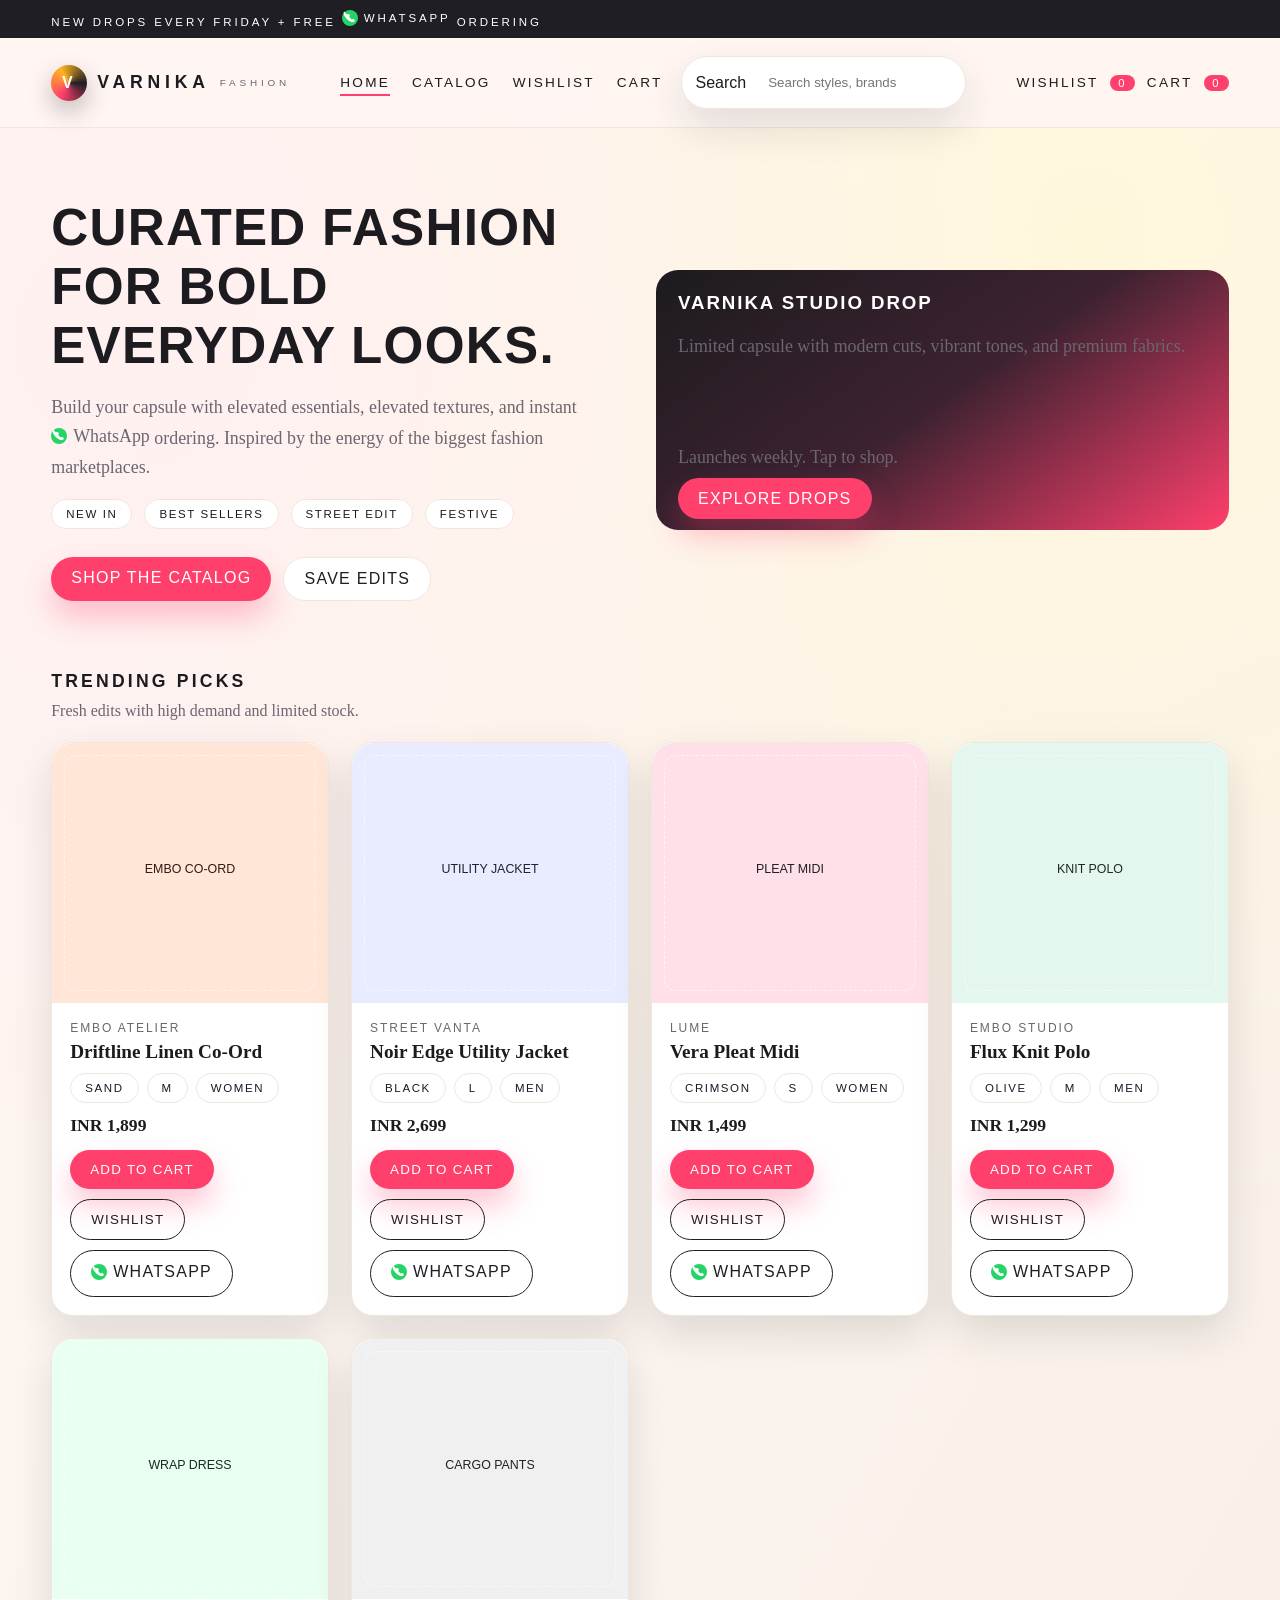
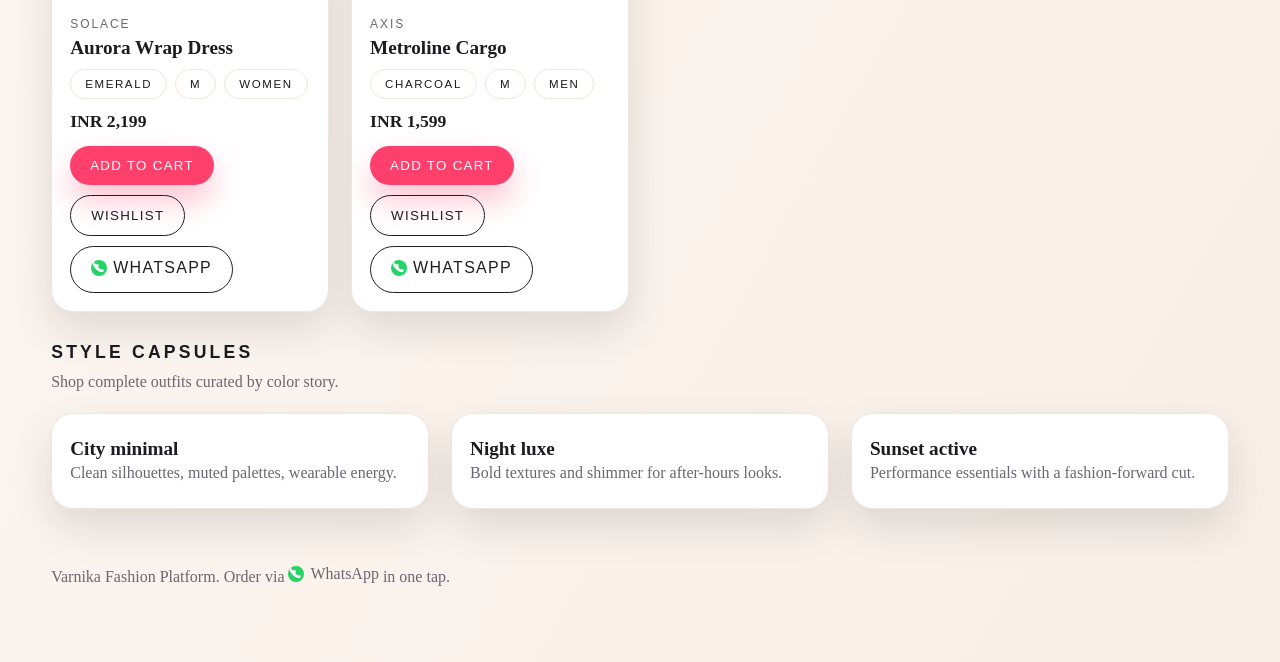
<file: docs/index.html>
<!DOCTYPE html>
<html lang="en">
  <head>
    <meta charset="UTF-8" />
    <meta name="viewport" content="width=device-width, initial-scale=1.0" />
    <title>Varnika Fashion | Fashion Edit</title>
    <link rel="stylesheet" href="css/styles.css?v=20260520-2" />
  </head>
  <body>
    <div class="promo-bar">
      <div class="container">New drops every Friday + free <span class="wa-inline">WhatsApp</span> ordering</div>
    </div>
    <header>
      <div class="container navbar">
        <a class="logo" href="./">
          <span class="logo-mark">V</span>
          <span class="logo-text">Varnika</span>
          <span class="logo-sub">Fashion</span>
        </a>
        <div class="nav-center">
          <nav class="nav-links">
            <a class="nav-link active" href="./">Home</a>
            <a class="nav-link" href="catalog.html">Catalog</a>
            <a class="nav-link" href="wishlist.html">Wishlist</a>
            <a class="nav-link" href="cart.html">Cart</a>
          </nav>
          <div class="search-bar">
            <span>Search</span>
            <input type="text" placeholder="Search styles, brands" />
          </div>
        </div>
        <div class="nav-actions">
          <a class="nav-link" href="wishlist.html">Wishlist <span id="wishlist-count" class="badge">0</span></a>
          <a class="nav-link" href="cart.html">Cart <span id="cart-count" class="badge">0</span></a>
        </div>
      </div>
    </header>

    <main class="container">
      <section class="hero">
        <div class="reveal">
          <h1>Curated fashion for bold everyday looks.</h1>
          <p>
            Build your capsule with elevated essentials, elevated textures, and instant
            <span class="wa-inline">WhatsApp</span> ordering. Inspired by the energy of the biggest fashion marketplaces.
          </p>
          <div class="chip-list">
            <span class="chip">New In</span>
            <span class="chip">Best Sellers</span>
            <span class="chip">Street Edit</span>
            <span class="chip">Festive</span>
          </div>
          <div style="display: flex; gap: 12px; margin-top: 16px; flex-wrap: wrap;">
            <a class="button primary" href="catalog.html">Shop the catalog</a>
            <a class="button ghost" href="wishlist.html">Save edits</a>
          </div>
        </div>
        <div class="hero-media reveal delay-2">
          <div>
            <h3>Varnika Studio Drop</h3>
            <p>Limited capsule with modern cuts, vibrant tones, and premium fabrics.</p>
          </div>
          <div>
            <p>Launches weekly. Tap to shop.</p>
            <a class="button primary" href="catalog.html">Explore drops</a>
          </div>
        </div>
      </section>

      <section>
        <h2 class="section-title">Trending picks</h2>
        <p class="section-subtitle">Fresh edits with high demand and limited stock.</p>
        <div id="home-products" class="grid"></div>
      </section>

      <section>
        <h2 class="section-title">Style capsules</h2>
        <p class="section-subtitle">Shop complete outfits curated by color story.</p>
        <div class="grid">
          <div class="card reveal">
            <div class="media"></div>
            <h3>City minimal</h3>
            <p>Clean silhouettes, muted palettes, wearable energy.</p>
          </div>
          <div class="card reveal delay-1">
            <div class="media"></div>
            <h3>Night luxe</h3>
            <p>Bold textures and shimmer for after-hours looks.</p>
          </div>
          <div class="card reveal delay-2">
            <div class="media"></div>
            <h3>Sunset active</h3>
            <p>Performance essentials with a fashion-forward cut.</p>
          </div>
        </div>
      </section>
    </main>

    <footer class="footer container">
      <p>Varnika Fashion Platform. Order via <span class="wa-inline">WhatsApp</span> in one tap.</p>
    </footer>

    <script src="js/config.js?v=20260520-2"></script>
    <script src="js/store.js?v=20260520-2"></script>
    <script src="js/ui.js?v=20260520-2"></script>
    <script src="js/home.js?v=20260520-2"></script>
  </body>
</html>
</file>
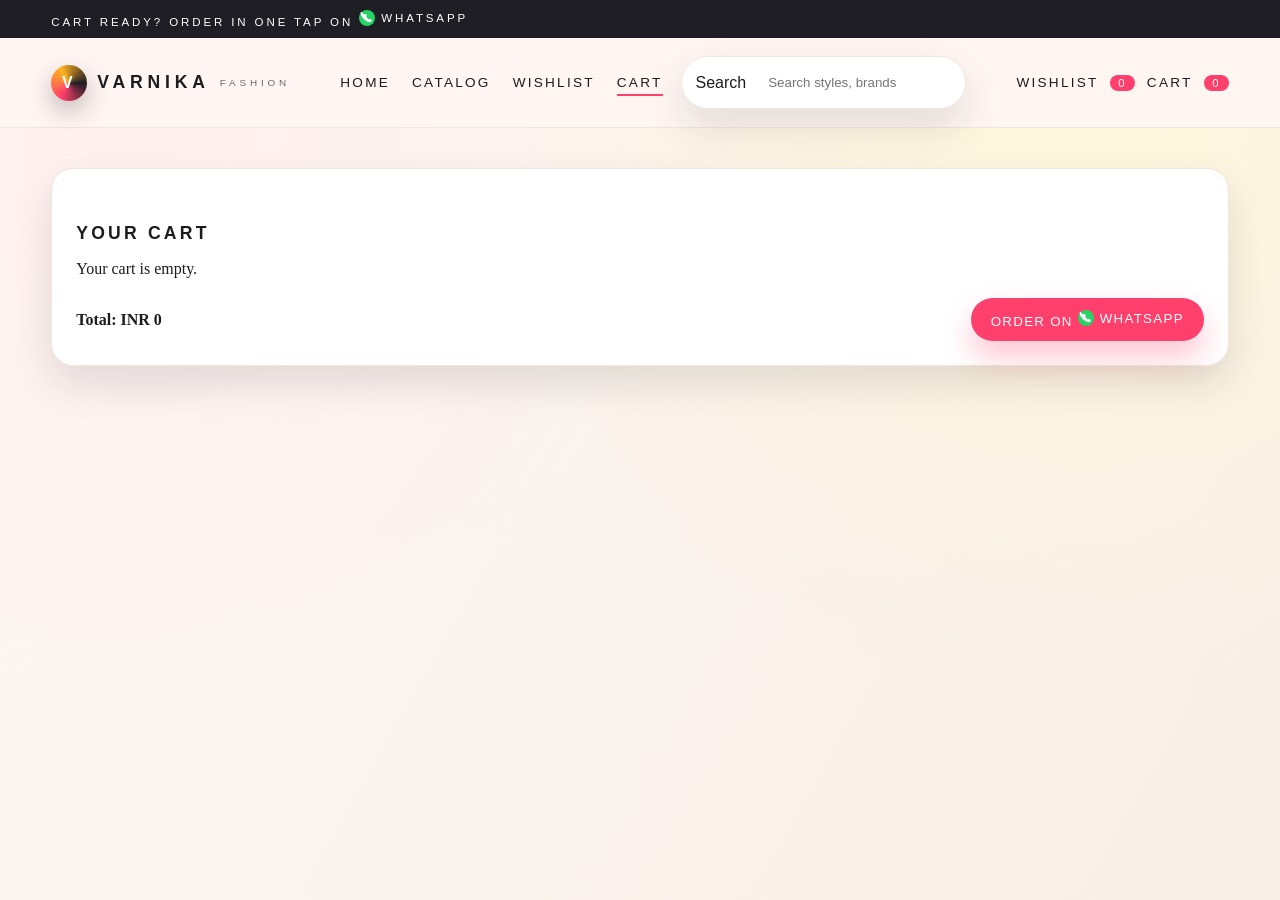
<file: docs/cart.html>
<!DOCTYPE html>
<html lang="en">
  <head>
    <meta charset="UTF-8" />
    <meta name="viewport" content="width=device-width, initial-scale=1.0" />
    <title>Varnika Fashion | Cart</title>
    <link rel="stylesheet" href="css/styles.css?v=20260520-2" />
  </head>
  <body>
    <div class="promo-bar">
      <div class="container">Cart ready? Order in one tap on <span class="wa-inline">WhatsApp</span></div>
    </div>
    <header>
      <div class="container navbar">
        <a class="logo" href="./">
          <span class="logo-mark">V</span>
          <span class="logo-text">Varnika</span>
          <span class="logo-sub">Fashion</span>
        </a>
        <div class="nav-center">
          <nav class="nav-links">
            <a class="nav-link" href="./">Home</a>
            <a class="nav-link" href="catalog.html">Catalog</a>
            <a class="nav-link" href="wishlist.html">Wishlist</a>
            <a class="nav-link active" href="cart.html">Cart</a>
          </nav>
          <div class="search-bar">
            <span>Search</span>
            <input type="text" placeholder="Search styles, brands" />
          </div>
        </div>
        <div class="nav-actions">
          <a class="nav-link" href="wishlist.html">Wishlist <span id="wishlist-count" class="badge">0</span></a>
          <a class="nav-link" href="cart.html">Cart <span id="cart-count" class="badge">0</span></a>
        </div>
      </div>
    </header>

    <main class="container" style="padding: 40px 0;">
      <section class="form-card">
        <h2 class="section-title">Your cart</h2>
        <div id="cart-list"></div>
        <div style="display: flex; justify-content: space-between; align-items: center; margin-top: 20px; flex-wrap: wrap; gap: 12px;">
          <strong id="cart-total">Total: INR 0</strong>
          <button class="button primary" id="cart-whatsapp">Order on <span class="wa-inline">WhatsApp</span></button>
        </div>
      </section>
    </main>

    <script src="js/config.js?v=20260520-2"></script>
    <script src="js/store.js?v=20260520-2"></script>
    <script src="js/ui.js?v=20260520-2"></script>
    <script src="js/cart.js?v=20260520-2"></script>
  </body>
</html>
</file>
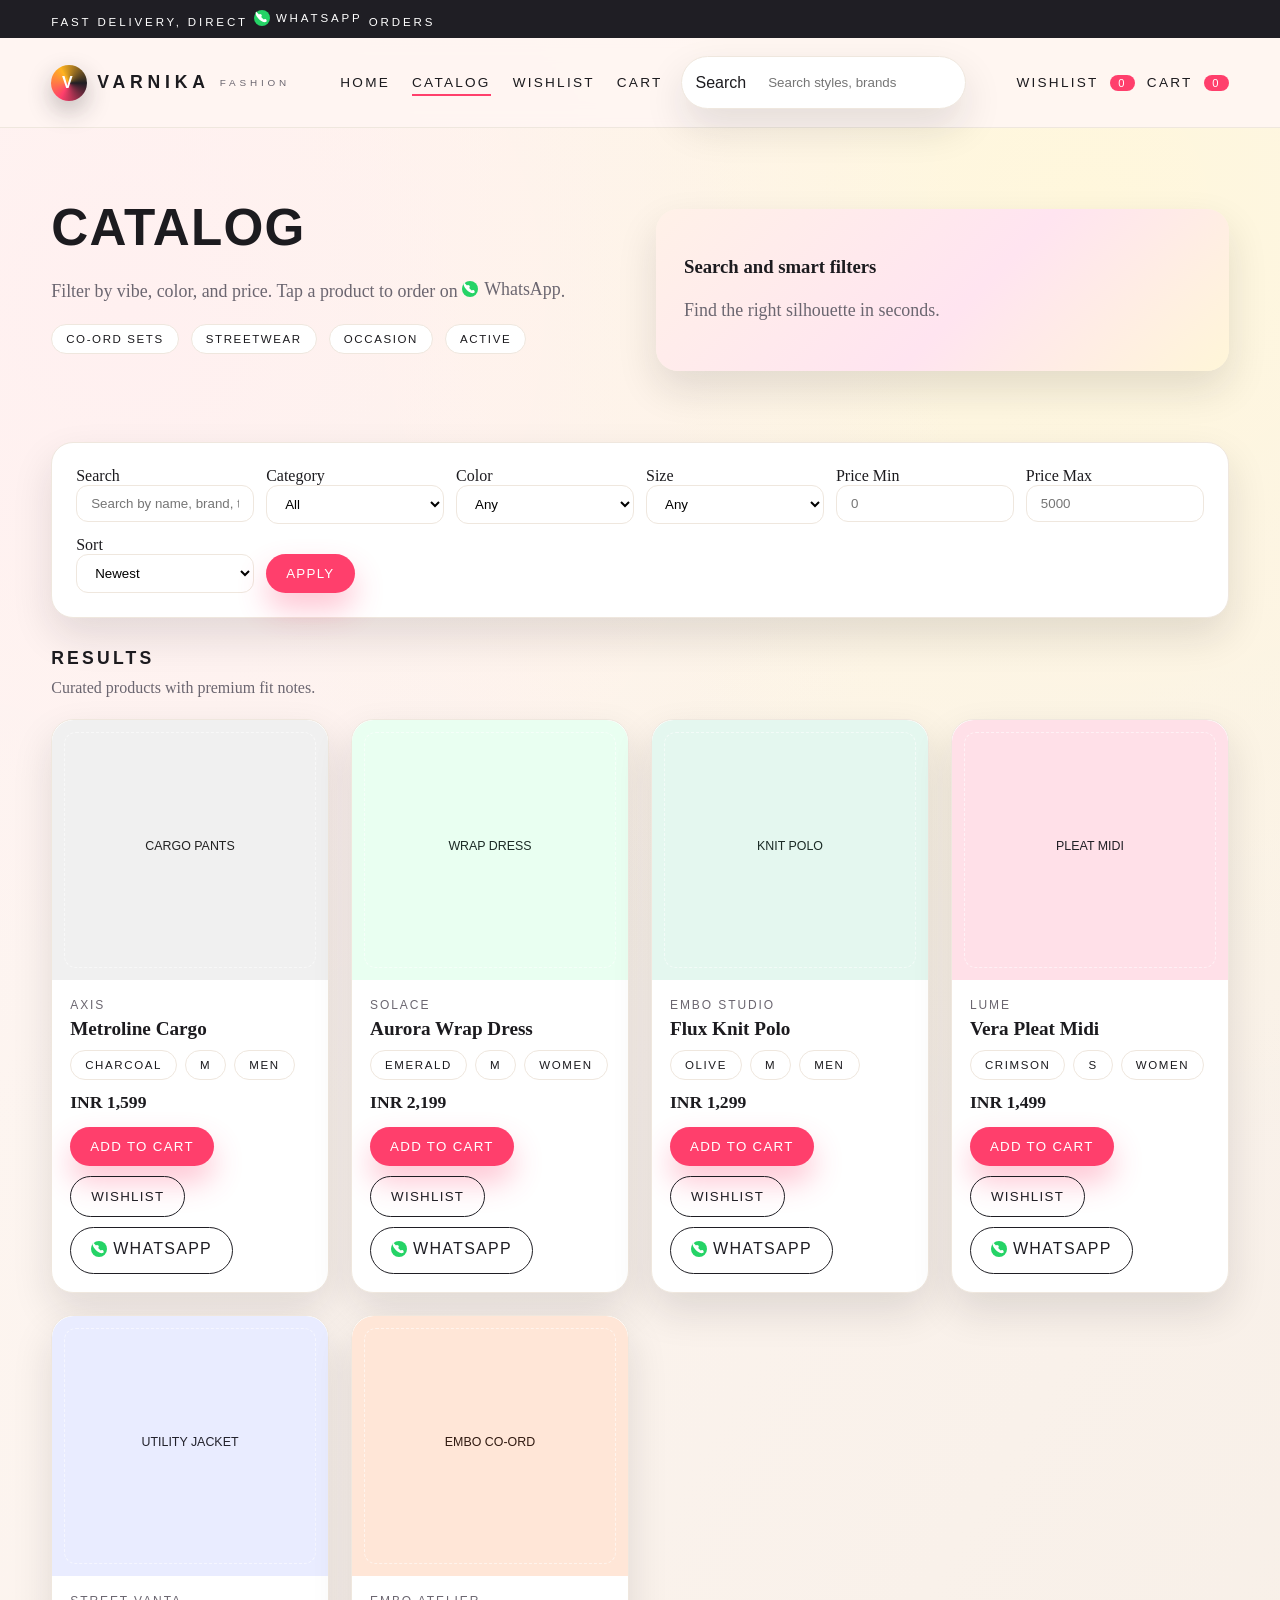
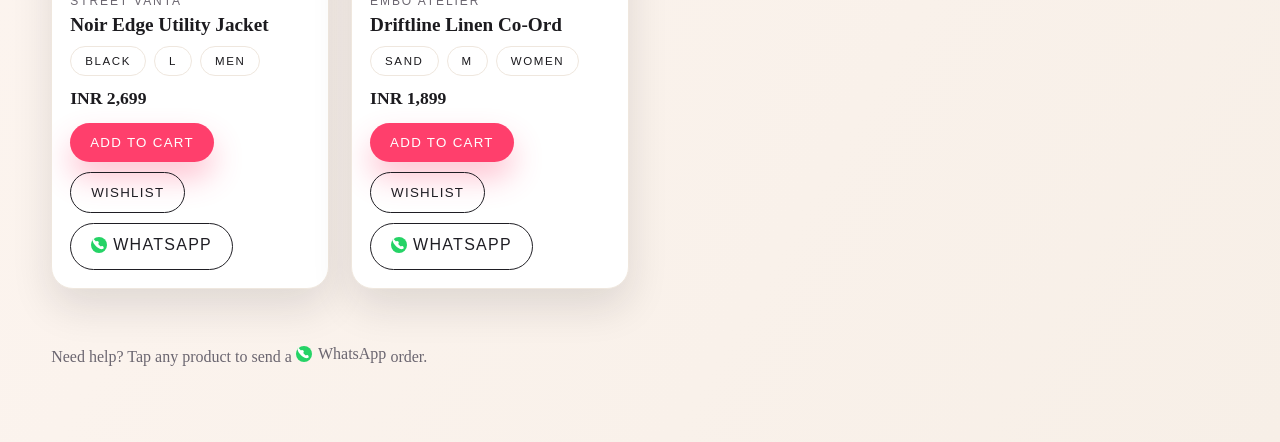
<file: docs/catalog.html>
<!DOCTYPE html>
<html lang="en">
  <head>
    <meta charset="UTF-8" />
    <meta name="viewport" content="width=device-width, initial-scale=1.0" />
    <title>Varnika Fashion | Catalog</title>
    <link rel="stylesheet" href="css/styles.css?v=20260520-2" />
  </head>
  <body>
    <div class="promo-bar">
      <div class="container">Fast delivery, direct <span class="wa-inline">WhatsApp</span> orders</div>
    </div>
    <header>
      <div class="container navbar">
        <a class="logo" href="./">
          <span class="logo-mark">V</span>
          <span class="logo-text">Varnika</span>
          <span class="logo-sub">Fashion</span>
        </a>
        <div class="nav-center">
          <nav class="nav-links">
            <a class="nav-link" href="./">Home</a>
            <a class="nav-link active" href="catalog.html">Catalog</a>
            <a class="nav-link" href="wishlist.html">Wishlist</a>
            <a class="nav-link" href="cart.html">Cart</a>
          </nav>
          <div class="search-bar">
            <span>Search</span>
            <input type="text" placeholder="Search styles, brands" />
          </div>
        </div>
        <div class="nav-actions">
          <a class="nav-link" href="wishlist.html">Wishlist <span id="wishlist-count" class="badge">0</span></a>
          <a class="nav-link" href="cart.html">Cart <span id="cart-count" class="badge">0</span></a>
        </div>
      </div>
    </header>

    <main class="container">
      <section class="hero">
        <div>
          <h1>Catalog</h1>
          <p>Filter by vibe, color, and price. Tap a product to order on <span class="wa-inline">WhatsApp</span>.</p>
          <div class="chip-list">
            <span class="chip">Co-ord sets</span>
            <span class="chip">Streetwear</span>
            <span class="chip">Occasion</span>
            <span class="chip">Active</span>
          </div>
        </div>
        <div class="hero-card">
          <h3>Search and smart filters</h3>
          <p>Find the right silhouette in seconds.</p>
        </div>
      </section>

      <section class="filters form-card">
        <div>
          <label>Search</label>
          <input id="search-input" type="text" placeholder="Search by name, brand, tags" />
        </div>
        <div>
          <label>Category</label>
          <select id="filter-category">
            <option value="">All</option>
            <option value="Women">Women</option>
            <option value="Men">Men</option>
          </select>
        </div>
        <div>
          <label>Color</label>
          <select id="filter-color">
            <option value="">Any</option>
            <option value="Black">Black</option>
            <option value="Sand">Sand</option>
            <option value="Crimson">Crimson</option>
            <option value="Olive">Olive</option>
            <option value="Charcoal">Charcoal</option>
            <option value="Emerald">Emerald</option>
          </select>
        </div>
        <div>
          <label>Size</label>
          <select id="filter-size">
            <option value="">Any</option>
            <option value="S">S</option>
            <option value="M">M</option>
            <option value="L">L</option>
          </select>
        </div>
        <div>
          <label>Price Min</label>
          <input id="filter-min" type="number" placeholder="0" />
        </div>
        <div>
          <label>Price Max</label>
          <input id="filter-max" type="number" placeholder="5000" />
        </div>
        <div>
          <label>Sort</label>
          <select id="filter-sort">
            <option value="new">Newest</option>
            <option value="price_asc">Price: Low to High</option>
            <option value="price_desc">Price: High to Low</option>
            <option value="rating">Top Rated</option>
          </select>
        </div>
        <div style="align-self: end;">
          <button class="button primary" id="apply-filters">Apply</button>
        </div>
      </section>

      <section>
        <h2 class="section-title">Results</h2>
        <p class="section-subtitle">Curated products with premium fit notes.</p>
        <div id="catalog-grid" class="grid"></div>
      </section>
    </main>

    <footer class="footer container">
      <p>Need help? Tap any product to send a <span class="wa-inline">WhatsApp</span> order.</p>
    </footer>

    <script src="js/config.js?v=20260520-2"></script>
    <script src="js/store.js?v=20260520-2"></script>
    <script src="js/ui.js?v=20260520-2"></script>
    <script src="js/catalog.js?v=20260520-2"></script>
  </body>
</html>
</file>
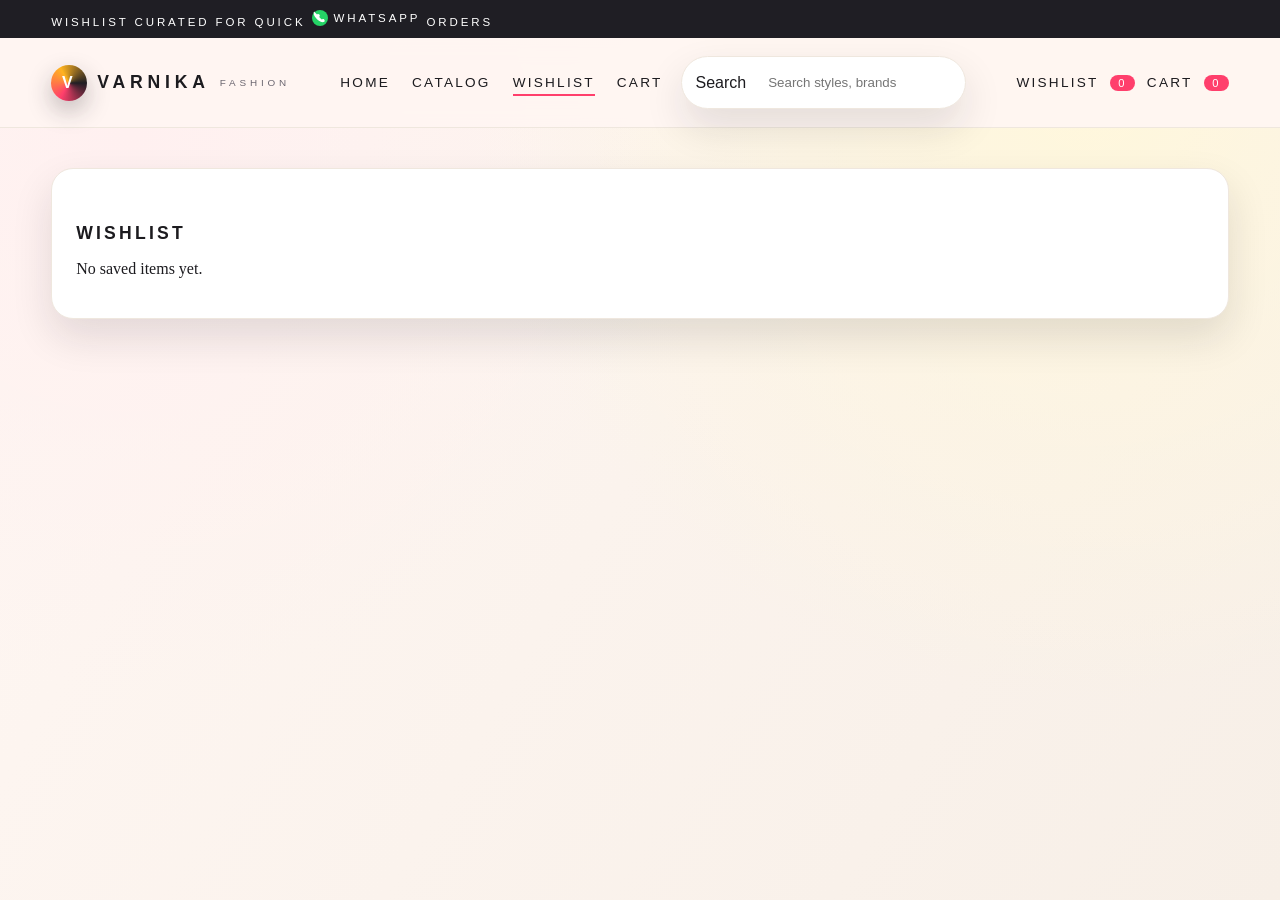
<file: docs/wishlist.html>
<!DOCTYPE html>
<html lang="en">
  <head>
    <meta charset="UTF-8" />
    <meta name="viewport" content="width=device-width, initial-scale=1.0" />
    <title>Varnika Fashion | Wishlist</title>
    <link rel="stylesheet" href="css/styles.css?v=20260520-2" />
  </head>
  <body>
    <div class="promo-bar">
      <div class="container">Wishlist curated for quick <span class="wa-inline">WhatsApp</span> orders</div>
    </div>
    <header>
      <div class="container navbar">
        <a class="logo" href="./">
          <span class="logo-mark">V</span>
          <span class="logo-text">Varnika</span>
          <span class="logo-sub">Fashion</span>
        </a>
        <div class="nav-center">
          <nav class="nav-links">
            <a class="nav-link" href="./">Home</a>
            <a class="nav-link" href="catalog.html">Catalog</a>
            <a class="nav-link active" href="wishlist.html">Wishlist</a>
            <a class="nav-link" href="cart.html">Cart</a>
          </nav>
          <div class="search-bar">
            <span>Search</span>
            <input type="text" placeholder="Search styles, brands" />
          </div>
        </div>
        <div class="nav-actions">
          <a class="nav-link" href="wishlist.html">Wishlist <span id="wishlist-count" class="badge">0</span></a>
          <a class="nav-link" href="cart.html">Cart <span id="cart-count" class="badge">0</span></a>
        </div>
      </div>
    </header>

    <main class="container" style="padding: 40px 0;">
      <section class="form-card">
        <h2 class="section-title">Wishlist</h2>
        <div id="wishlist-list"></div>
      </section>
    </main>

    <script src="js/config.js?v=20260520-2"></script>
    <script src="js/store.js?v=20260520-2"></script>
    <script src="js/ui.js?v=20260520-2"></script>
    <script src="js/wishlist.js?v=20260520-2"></script>
  </body>
</html>
</file>
<file: docs/css/styles.css>
:root {
  --bg: #fff6f2;
  --surface: #ffffff;
  --ink: #1c1b1f;
  --ink-soft: #6b6670;
  --primary: #ff3f6c;
  --primary-dark: #e3325e;
  --secondary: #1f1e24;
  --accent: #ffb320;
  --border: #efe7de;
  --shadow: 0 18px 40px rgba(27, 23, 30, 0.12);
  --radius: 22px;
  --radius-sm: 12px;
}

* {
  box-sizing: border-box;
}

body {
  margin: 0;
  color: var(--ink);
  font-family: "Didot", "Bodoni MT", "Palatino Linotype", serif;
  background: radial-gradient(circle at 10% 15%, #fff0f0 0%, transparent 40%),
    radial-gradient(circle at 85% 10%, #fff7dc 0%, transparent 45%),
    linear-gradient(120deg, #fff7f3 0%, #f7efe7 100%);
  min-height: 100vh;
}

a {
  color: inherit;
  text-decoration: none;
}

.container {
  width: min(1220px, 92vw);
  margin: 0 auto;
}

.promo-bar {
  background: var(--secondary);
  color: #fff;
  font-family: "Futura", "Gill Sans", "Trebuchet MS", sans-serif;
  text-transform: uppercase;
  letter-spacing: 0.18rem;
  font-size: 0.72rem;
  padding: 10px 0;
}

header {
  position: sticky;
  top: 0;
  z-index: 20;
  background: rgba(255, 246, 242, 0.92);
  backdrop-filter: blur(10px);
  border-bottom: 1px solid var(--border);
}

.navbar {
  display: grid;
  grid-template-columns: auto 1fr auto;
  gap: 24px;
  align-items: center;
  padding: 18px 0;
  font-family: "Futura", "Gill Sans", "Trebuchet MS", sans-serif;
}

.nav-center {
  display: flex;
  align-items: center;
  justify-content: center;
  gap: 18px;
}

.logo {
  display: inline-flex;
  align-items: center;
  gap: 10px;
  font-size: 1.1rem;
  letter-spacing: 0.22rem;
  text-transform: uppercase;
}

.logo-mark {
  width: 36px;
  height: 36px;
  border-radius: 50%;
  display: grid;
  place-items: center;
  color: #fff;
  font-size: 1rem;
  font-weight: 700;
  background: conic-gradient(from 210deg, #ff3f6c, #ffb320, #1f1e24, #ff3f6c);
  box-shadow: 0 10px 24px rgba(31, 30, 36, 0.28);
  animation: logoPulse 3.2s ease-in-out infinite;
}

.logo-text {
  font-family: "Futura", "Gill Sans", "Trebuchet MS", sans-serif;
  letter-spacing: 0.3rem;
  font-weight: 600;
}

.logo-sub {
  font-size: 0.62rem;
  letter-spacing: 0.24rem;
  color: var(--ink-soft);
}

.nav-links {
  display: flex;
  gap: 22px;
  align-items: center;
  justify-content: center;
}

.nav-link {
  font-size: 0.85rem;
  text-transform: uppercase;
  letter-spacing: 0.14rem;
  position: relative;
}

.nav-link::after {
  content: "";
  position: absolute;
  left: 0;
  bottom: -6px;
  height: 2px;
  width: 0;
  background: var(--primary);
  transition: width 0.3s ease;
}

.nav-link:hover::after,
.nav-link.active::after {
  width: 100%;
}

.search-bar {
  display: flex;
  align-items: center;
  gap: 8px;
  background: var(--surface);
  border: 1px solid var(--border);
  padding: 8px 14px;
  border-radius: 999px;
  box-shadow: var(--shadow);
  min-width: 240px;
}

.search-bar input {
  border: none;
  outline: none;
  background: transparent;
  width: 100%;
  font-family: "Futura", "Gill Sans", "Trebuchet MS", sans-serif;
}

.nav-actions {
  display: flex;
  gap: 12px;
  align-items: center;
  justify-content: flex-end;
}

.badge {
  display: inline-flex;
  align-items: center;
  justify-content: center;
  min-width: 22px;
  padding: 2px 8px;
  border-radius: 999px;
  background: var(--primary);
  color: #fff;
  font-size: 0.7rem;
  margin-left: 6px;
}

.hero {
  padding: 70px 0 40px;
  display: grid;
  grid-template-columns: repeat(auto-fit, minmax(280px, 1fr));
  gap: 32px;
  align-items: center;
}

.hero h1 {
  font-size: clamp(2.7rem, 4vw, 4.2rem);
  margin: 0 0 18px;
  font-family: "Futura", "Gill Sans", "Trebuchet MS", sans-serif;
  letter-spacing: 0.08rem;
  text-transform: uppercase;
}

.hero p {
  font-size: 1.12rem;
  color: var(--ink-soft);
  line-height: 1.6;
}

.hero-card {
  background: linear-gradient(135deg, #fff1e8 0%, #ffe4f0 55%, #fff6d8 100%);
  border-radius: var(--radius);
  padding: 28px;
  box-shadow: var(--shadow);
  position: relative;
  overflow: hidden;
}

.hero-media {
  border-radius: var(--radius);
  padding: 22px;
  background: linear-gradient(145deg, #1c1b1f 0%, #3d2231 50%, #ff3f6c 100%);
  color: #fff;
  min-height: 260px;
  display: flex;
  flex-direction: column;
  justify-content: space-between;
}

.hero-media h3 {
  font-family: "Futura", "Gill Sans", "Trebuchet MS", sans-serif;
  text-transform: uppercase;
  letter-spacing: 0.12rem;
  margin: 0 0 10px;
}

.chip-list {
  display: flex;
  gap: 12px;
  flex-wrap: wrap;
  margin: 16px 0 28px;
}

.chip {
  padding: 8px 14px;
  border-radius: 999px;
  border: 1px solid var(--border);
  background: #fff;
  font-family: "Futura", "Gill Sans", "Trebuchet MS", sans-serif;
  text-transform: uppercase;
  font-size: 0.72rem;
  letter-spacing: 0.1rem;
}

.button {
  border: none;
  padding: 12px 20px;
  border-radius: 999px;
  font-family: "Futura", "Gill Sans", "Trebuchet MS", sans-serif;
  letter-spacing: 0.08rem;
  text-transform: uppercase;
  cursor: pointer;
  transition: transform 0.2s ease, box-shadow 0.2s ease;
}

.button.primary {
  background: var(--primary);
  color: #fff;
  box-shadow: 0 16px 30px rgba(255, 63, 108, 0.3);
}

.button.secondary {
  background: transparent;
  border: 1px solid var(--secondary);
  color: var(--secondary);
}

.wa-inline {
  display: inline-flex;
  align-items: center;
  gap: 6px;
}

.wa-inline::before {
  content: "";
  width: 16px;
  height: 16px;
  background: url("data:image/svg+xml;utf8,<svg xmlns='http://www.w3.org/2000/svg' viewBox='0 0 24 24'><circle cx='12' cy='12' r='12' fill='%2325D366'/><path d='M7.5 6.8c.3-.7 1.1-1 1.8-.7l1.6.7c.7.3 1 .9.8 1.6l-.6 1.6c-.2.5 0 1 .4 1.4l2.2 2.2c.4.4.9.6 1.4.4l1.6-.6c.7-.2 1.4.1 1.6.8l.7 1.6c.3.7 0 1.5-.7 1.8-1.3.6-2.7.8-4.1.4-2.5-.6-5-2.5-7-4.5-2-2-3.9-4.5-4.5-7-.4-1.4-.2-2.8.4-4.1z' fill='white'/></svg>") center/contain no-repeat;
  flex: 0 0 16px;
}

.button.ghost {
  background: #fff;
  border: 1px solid var(--border);
  color: var(--secondary);
}

.button:hover {
  transform: translateY(-2px);
}

.section-title {
  margin: 30px 0 10px;
  font-family: "Futura", "Gill Sans", "Trebuchet MS", sans-serif;
  text-transform: uppercase;
  letter-spacing: 0.2rem;
  font-size: 1.1rem;
}

.section-subtitle {
  margin: 0 0 22px;
  color: var(--ink-soft);
}

.grid {
  display: grid;
  grid-template-columns: repeat(auto-fit, minmax(240px, 1fr));
  gap: 22px;
}

.card {
  background: var(--surface);
  border-radius: var(--radius);
  padding: 18px;
  border: 1px solid var(--border);
  box-shadow: var(--shadow);
  position: relative;
  overflow: hidden;
}

.product-card {
  padding: 0;
  display: flex;
  flex-direction: column;
}

.product-card .media {
  height: 260px;
  border-radius: var(--radius) var(--radius) 0 0;
  background: linear-gradient(130deg, #ffb320 0%, #ff3f6c 40%, #1f1e24 100%);
  position: relative;
  display: block;
}

.product-card .media::after {
  content: "";
  position: absolute;
  inset: 12px;
  border-radius: var(--radius-sm);
  border: 1px dashed rgba(255, 255, 255, 0.55);
}

.gallery {
  display: grid;
  grid-template-columns: repeat(auto-fit, minmax(70px, 1fr));
  gap: 10px;
  margin-top: 16px;
}

.gallery-thumb {
  height: 72px;
  border-radius: var(--radius-sm);
  border: 1px solid var(--border);
  background-size: cover;
  background-position: center;
  cursor: pointer;
  transition: transform 0.2s ease, border-color 0.2s ease;
}

.gallery-thumb.active,
.gallery-thumb:hover {
  transform: translateY(-2px);
  border-color: var(--primary);
}

.card-body {
  padding: 18px;
}

.brand {
  font-family: "Futura", "Gill Sans", "Trebuchet MS", sans-serif;
  letter-spacing: 0.12rem;
  text-transform: uppercase;
  font-size: 0.75rem;
  color: var(--ink-soft);
}

.meta-row {
  display: flex;
  gap: 8px;
  flex-wrap: wrap;
  margin: 10px 0 12px;
}

.price-row {
  display: flex;
  align-items: center;
  justify-content: space-between;
  gap: 12px;
}

.price {
  font-weight: bold;
  font-size: 1.1rem;
}


.card h3 {
  margin: 6px 0 4px;
  font-size: 1.2rem;
}

.card p {
  margin: 0 0 8px;
  color: var(--ink-soft);
}

.card .actions {
  display: flex;
  gap: 10px;
  margin-top: 14px;
  flex-wrap: wrap;
}

.filters {
  display: grid;
  grid-template-columns: repeat(auto-fit, minmax(160px, 1fr));
  gap: 12px;
  margin: 20px 0 30px;
}

input,
select,
textarea {
  width: 100%;
  padding: 10px 14px;
  border-radius: 12px;
  border: 1px solid var(--border);
  background: #fff;
  font-family: "Futura", "Gill Sans", "Trebuchet MS", sans-serif;
}

.form-card {
  background: #fff;
  border-radius: var(--radius);
  padding: 24px;
  border: 1px solid var(--border);
  box-shadow: var(--shadow);
}

.stat-grid {
  display: grid;
  grid-template-columns: repeat(auto-fit, minmax(200px, 1fr));
  gap: 16px;
}

.stat {
  padding: 18px;
  border-radius: 18px;
  background: linear-gradient(120deg, #fff1e2 0%, #f7e7ff 100%);
  border: 1px solid var(--border);
}

.table {
  width: 100%;
  border-collapse: collapse;
}

.table th,
.table td {
  text-align: left;
  padding: 12px 8px;
  border-bottom: 1px solid var(--border);
}

.notice {
  background: #fff1e2;
  border: 1px dashed var(--primary);
  border-radius: 14px;
  padding: 12px 14px;
  margin-bottom: 16px;
  font-size: 0.95rem;
}

.image-preview {
  min-height: 140px;
  border-radius: var(--radius-sm);
  border: 1px dashed var(--border);
  display: flex;
  align-items: center;
  justify-content: center;
  color: var(--ink-soft);
  background-size: cover;
  background-position: center;
  background-repeat: no-repeat;
  font-family: "Futura", "Gill Sans", "Trebuchet MS", sans-serif;
  font-size: 0.85rem;
  text-transform: uppercase;
  letter-spacing: 0.08rem;
}

.is-hidden {
  display: none;
}

.footer {
  padding: 40px 0 60px;
  color: var(--ink-soft);
}

.reveal {
  opacity: 0;
  transform: translateY(20px);
  animation: rise 0.8s ease forwards;
}

.reveal.delay-1 {
  animation-delay: 0.1s;
}

.reveal.delay-2 {
  animation-delay: 0.2s;
}

.reveal.delay-3 {
  animation-delay: 0.3s;
}

@keyframes rise {
  to {
    opacity: 1;
    transform: translateY(0);
  }
}

@keyframes logoPulse {
  0%,
  100% {
    transform: scale(1) rotate(0deg);
  }
  50% {
    transform: scale(1.05) rotate(6deg);
  }
}

@media (max-width: 980px) {
  .navbar {
    grid-template-columns: auto 1fr;
  }

  .search-bar {
    display: none;
  }
}

@media (max-width: 720px) {
  .logo-mark {
    width: 30px;
    height: 30px;
    font-size: 0.85rem;
  }

  .logo-sub {
    display: none;
  }

  .promo-bar {
    font-size: 0.6rem;
    letter-spacing: 0.12rem;
  }

  .navbar {
    gap: 12px;
  }

  .nav-links {
    display: none;
  }

  .nav-actions {
    gap: 8px;
  }

  .hero {
    padding-top: 32px;
  }

  .hero h1 {
    font-size: clamp(2.2rem, 7vw, 3rem);
  }

  .chip-list {
    margin-bottom: 18px;
  }

  .grid {
    grid-template-columns: repeat(auto-fit, minmax(160px, 1fr));
    gap: 16px;
  }

  .product-card .media {
    height: 200px;
  }

  .card-body {
    padding: 14px;
  }

  .card .actions {
    flex-direction: column;
  }

  .button {
    width: 100%;
  }

  .filters {
    grid-template-columns: 1fr;
  }
}
</file>
